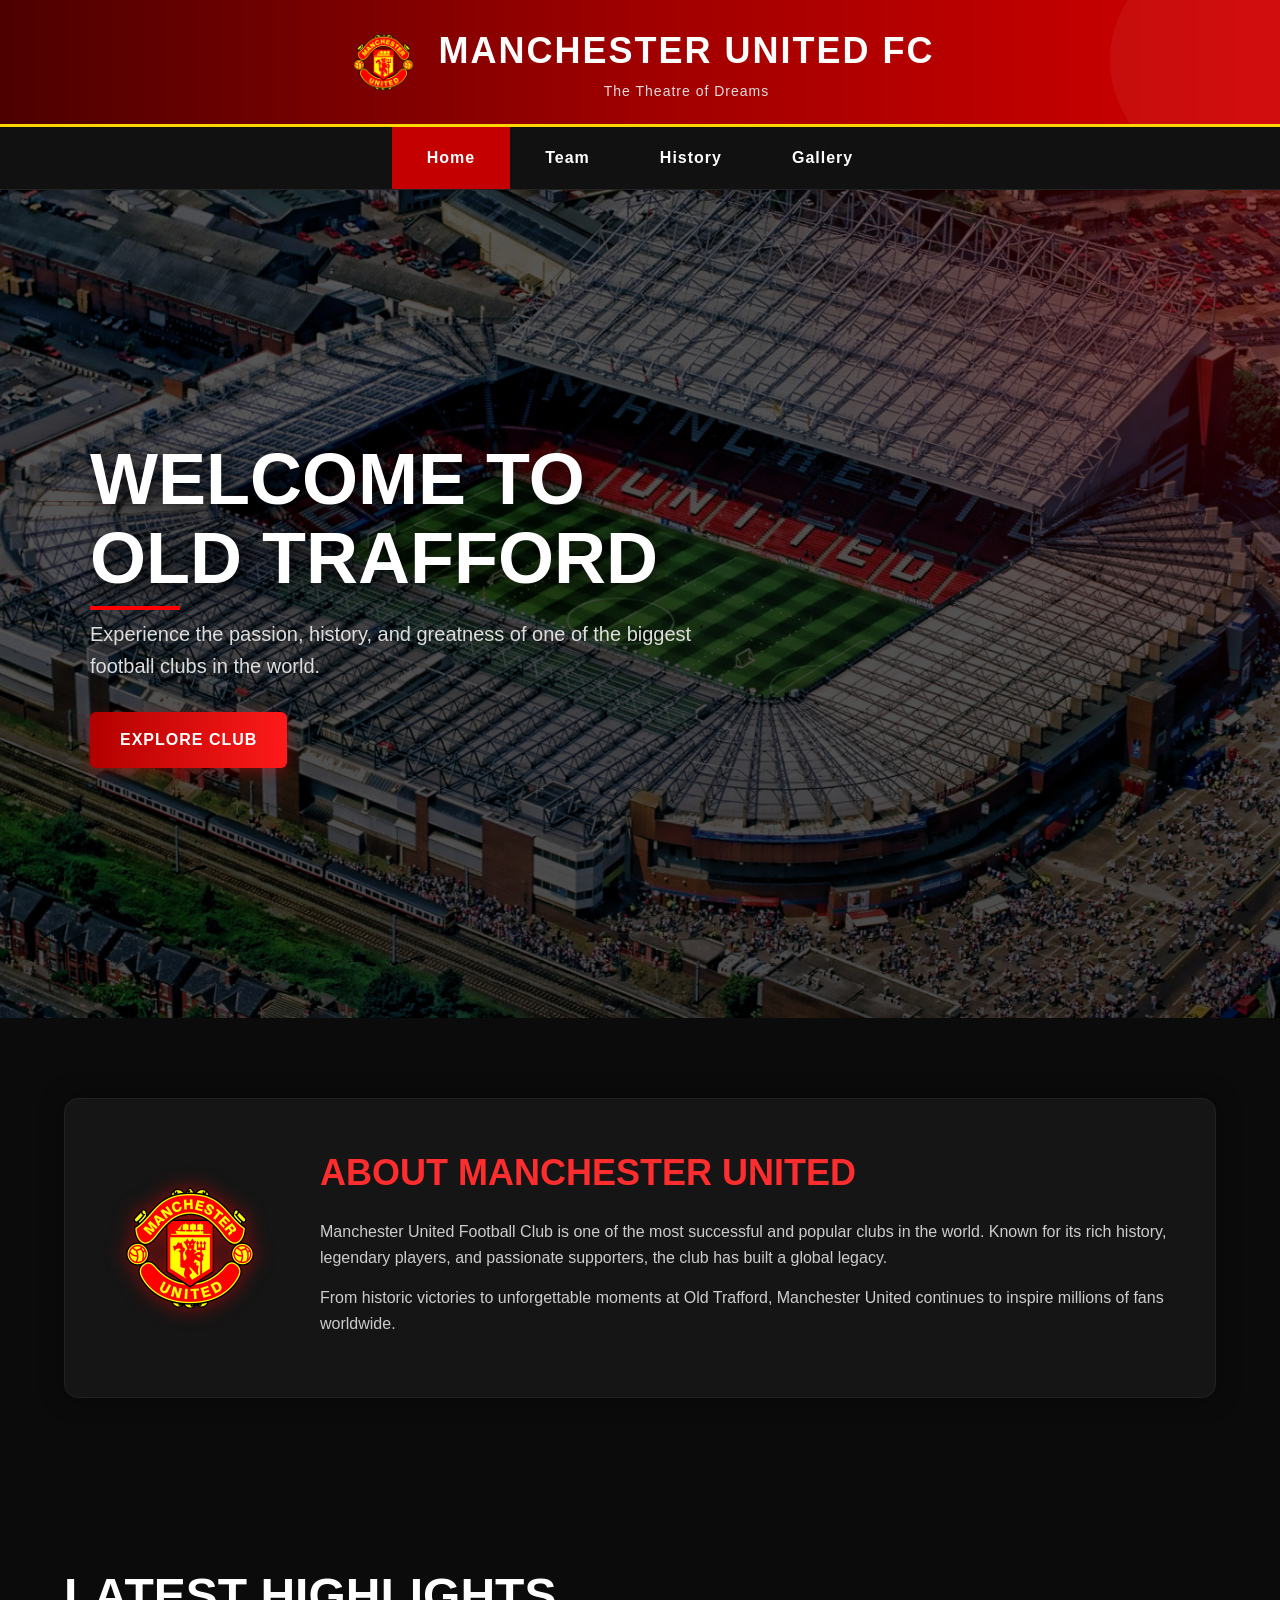
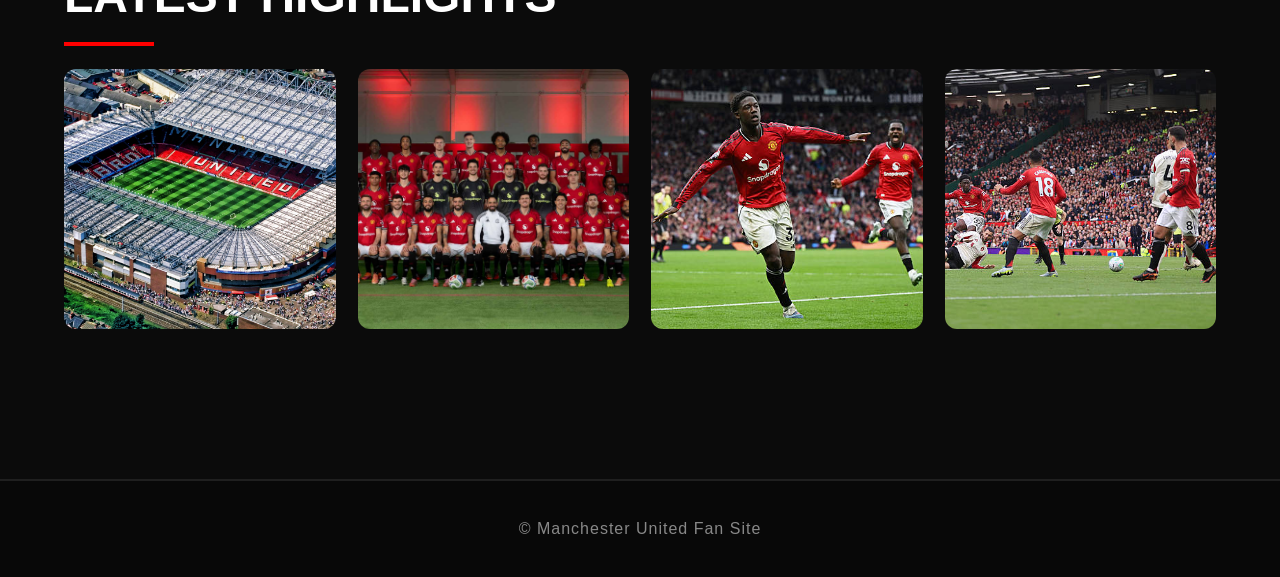
<file: index.html>
<html>
<head>
    <title>Manchester United FC</title>
    <link rel="stylesheet" href="style.css">
</head>

<body>

<header>
    <div class="top-banner">
        <img src="images\man utd logo.png" alt="Manchester United Logo">

        <div class="top-banner-text">
            <h1>MANCHESTER UNITED FC</h1>
            <p>The Theatre of Dreams</p>
        </div>
    </div>
</header>

<nav>
    <a href="index.html" class="active">Home</a>
    <a href="team.html">Team</a>
    <a href="history.html">History</a>
    <a href="gallery.html">Gallery</a>
</nav>

<section class="hero">
    <div class="hero-content">
        <h2>WELCOME TO OLD TRAFFORD</h2>
        <p>
            Experience the passion, history, and greatness of one of the
            biggest football clubs in the world.
        </p>

        <a class="btn">EXPLORE CLUB</a>
    </div>
</section>

<div class="container">
    <div class="about">

        <img src="images\man utd logo.png" alt="Club Logo">

        <div class="about-text">
            <h3>ABOUT MANCHESTER UNITED</h3>

            <p>
                Manchester United Football Club is one of the most successful
                and popular clubs in the world. Known for its rich history,
                legendary players, and passionate supporters, the club has built
                a global legacy.
            </p>

            <p>
                From historic victories to unforgettable moments at Old Trafford,
                Manchester United continues to inspire millions of fans worldwide.
            </p>
        </div>

    </div>
</div>

<div class="container">
    <h2>LATEST HIGHLIGHTS</h2>

    <div class="gallery">
        <img src="images\stadium photo.jpg" alt="Stadium">
        <img src="images\Team Photo.jpg" alt="Team">
        <img src="images\kobbie mainoo goal1.jpg" alt="Celebration">
        <img src="images\man utd pic1.jpg" alt="Game Action">
    </div>
</div>

<footer>
    <p>© Manchester United Fan Site</p>
</footer>

</body>
</html>
</file>
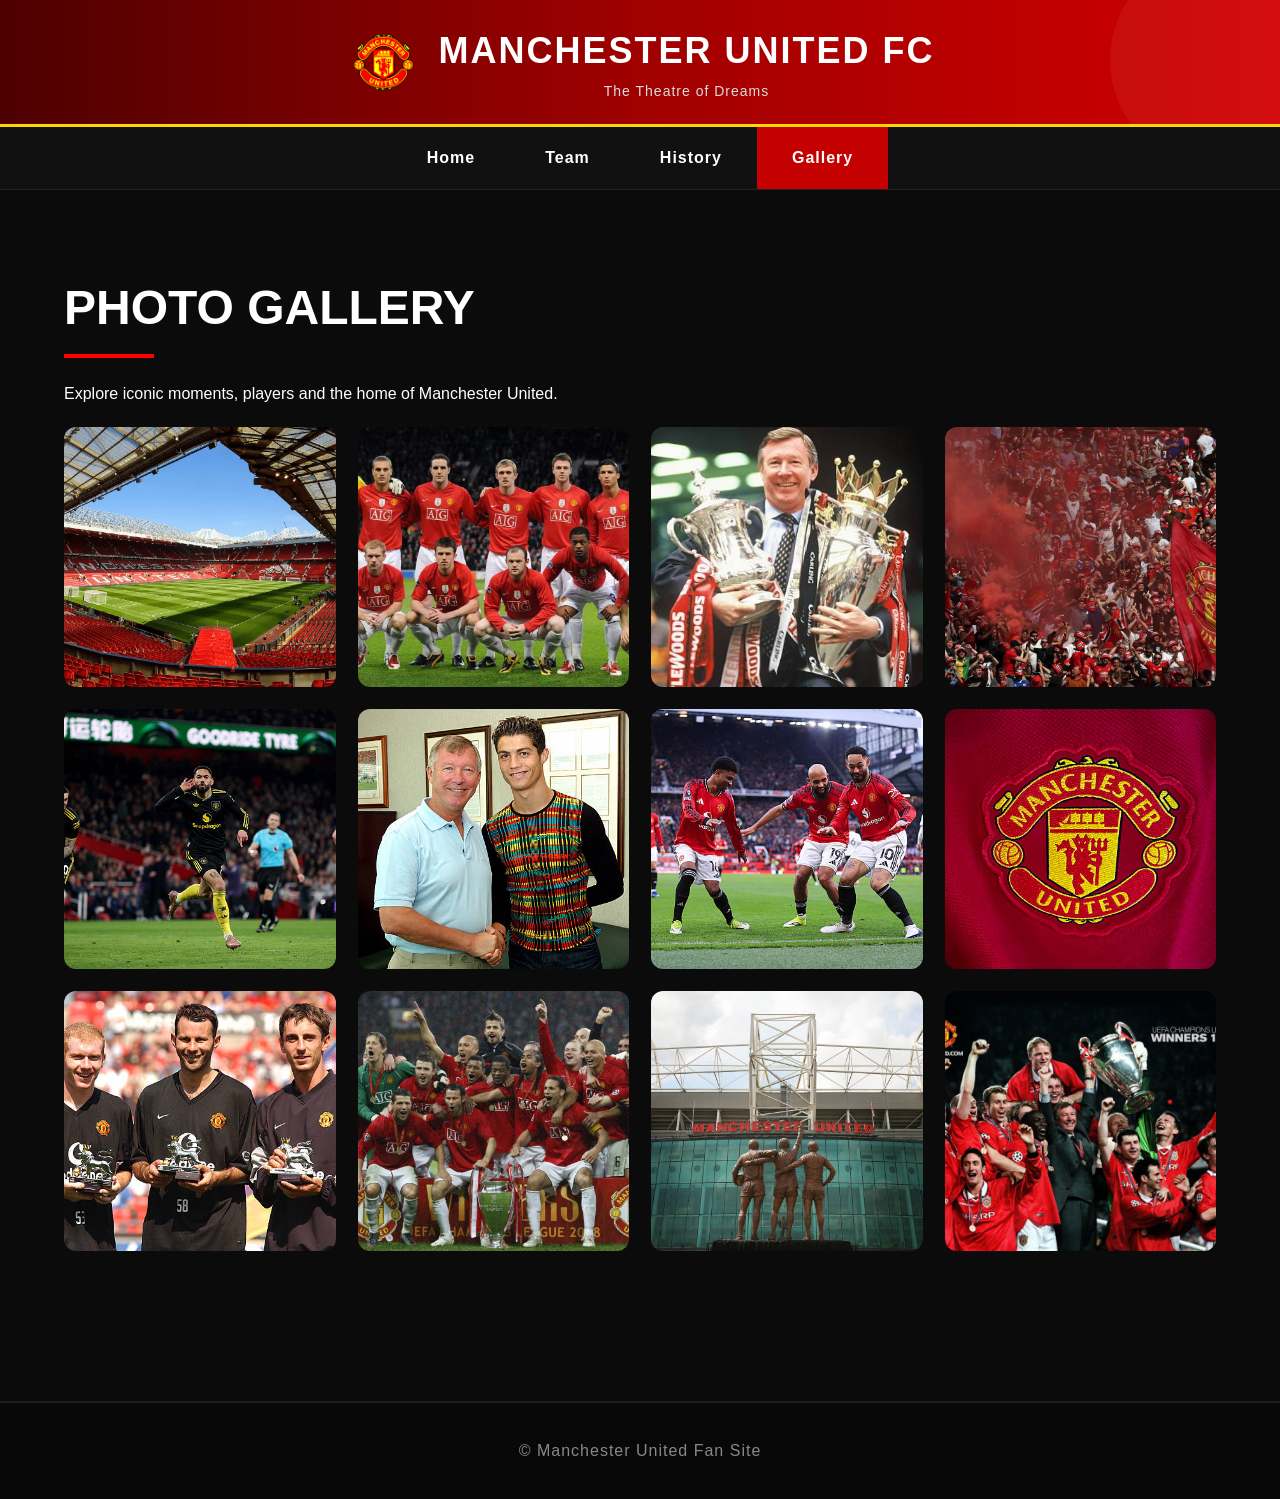
<file: gallery.html>
<html>
<head>
    <title>Gallery - Manchester United</title>
    <link rel="stylesheet" href="style.css">
</head>

<body>

<header>
    <div class="top-banner">
        <img src="images\man utd logo.png" alt="Logo">
        <div class="top-banner-text">
            <h1>MANCHESTER UNITED FC</h1>
            <p>The Theatre of Dreams</p>
        </div>
    </div>
</header>

<nav>
    <a href="index.html">Home</a>
    <a href="team.html">Team</a>
    <a href="history.html">History</a>
    <a href="gallery.html" class="active">Gallery</a>
</nav>

<div class="container">

    <h2>PHOTO GALLERY</h2>
    <p style="margin-bottom:20px;">
        Explore iconic moments, players and the home of Manchester United.
    </p>

    <div class="gallery">

        <img src="images\old trafford pic2.jpg" alt="Stadium">
        <img src="images\team pic2.jpg" alt="Team">
        <img src="images\man utd trophy.jpg" alt="Trophy">
        <img src="images\fanspic1.webp" alt="Fans">
        <img src="images\best pic1.jpg" alt="Players">
        <img src="images\history pic1.jpg" alt="Old Trafford">
        <img src="images\celebration2.jpg" alt="Celebration">
        <img src="images\man utd logo2.jpg" alt="Logo">
        <img src="images\history pic2.jpg" alt="players">
        <img src="images\united champs 1.jpg" alt="champs">
        <img src="images\legends pic1.jpg" alt="goats">
        <img src="images\best team oat.jpg" alt="best team">

    </div>

</div>

<footer>
    <p>© Manchester United Fan Site</p>
</footer>

</body>
</html>
</file>
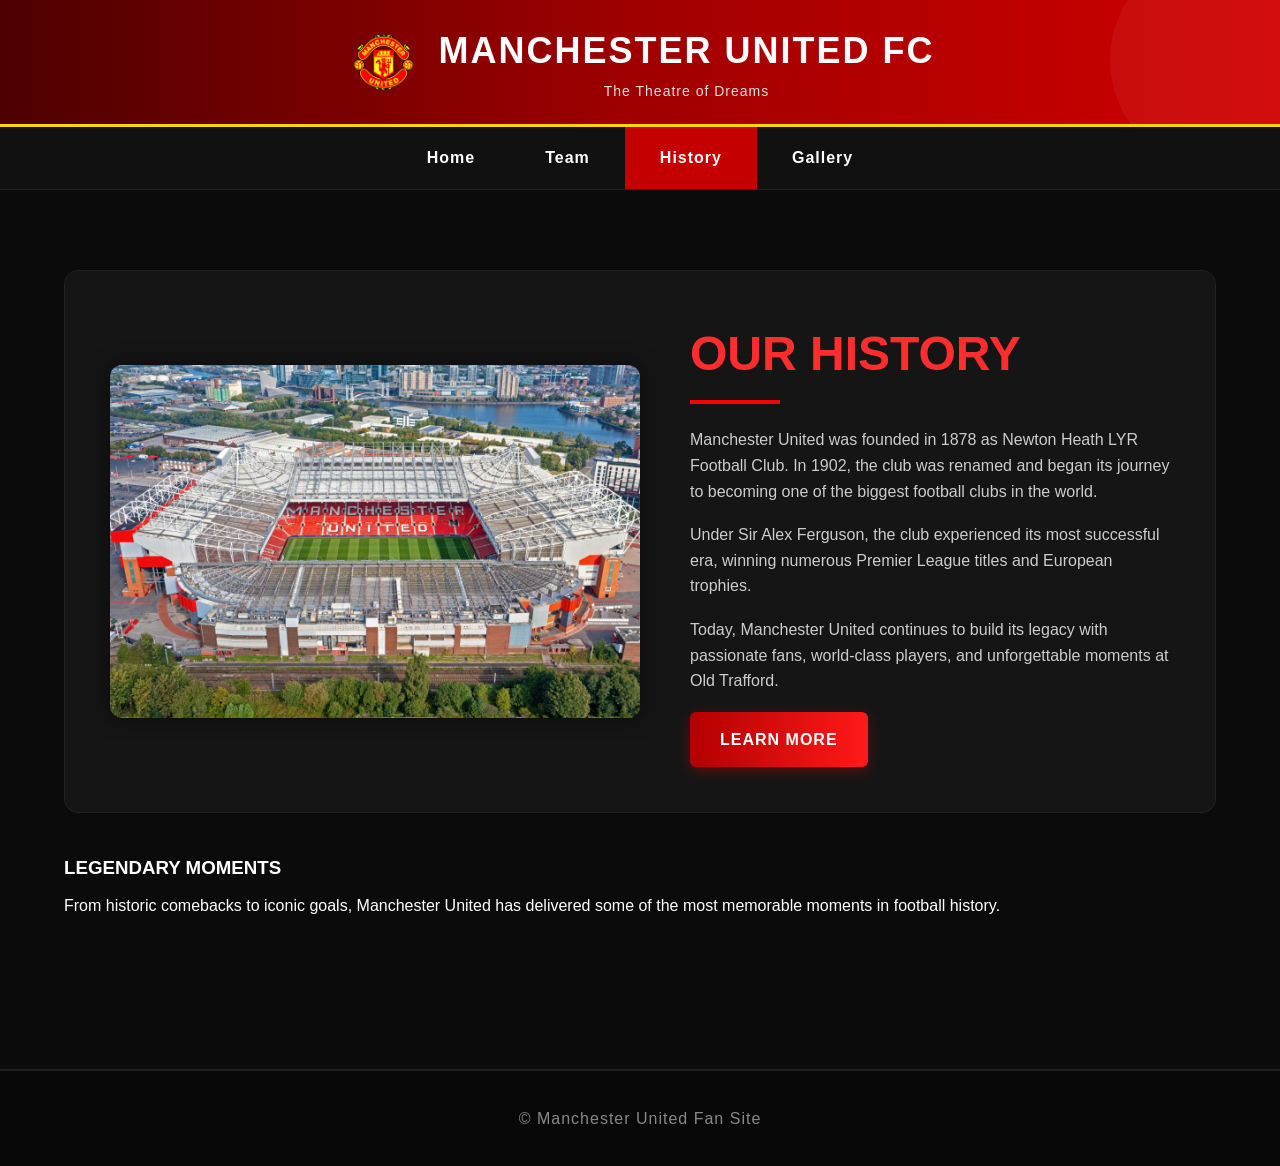
<file: history.html>
<html>
<head>
    <title>History - Manchester United</title>
    <link rel="stylesheet" href="style.css">
</head>

<body>

<header>
    <div class="top-banner">
        <img src="images\man utd logo.png" alt="Logo">
        <div class="top-banner-text">
            <h1>MANCHESTER UNITED FC</h1>
            <p>The Theatre of Dreams</p>
        </div>
    </div>
</header>

<nav>
    <a href="index.html">Home</a>
    <a href="team.html">Team</a>
    <a href="history.html" class="active">History</a>
    <a href="gallery.html">Gallery</a>
</nav>

<div class="container">

    <div class="history">

        <img src="images\old trafford pic1.jpg" alt="Old Trafford">

        <div class="history-text">
            <h2>OUR HISTORY</h2>

            <p>
                Manchester United was founded in 1878 as Newton Heath LYR Football Club.
                In 1902, the club was renamed and began its journey to becoming one of
                the biggest football clubs in the world.
            </p>

            <p>
                Under Sir Alex Ferguson, the club experienced its most successful era,
                winning numerous Premier League titles and European trophies.
            </p>

            <p>
                Today, Manchester United continues to build its legacy with passionate fans,
                world-class players, and unforgettable moments at Old Trafford.
            </p>

            <a class="btn">LEARN MORE</a>
        </div>

    </div>

    <div style="margin-top:40px;">
        <h3>LEGENDARY MOMENTS</h3>
        <p style="margin-top:10px;">
            From historic comebacks to iconic goals, Manchester United has delivered
            some of the most memorable moments in football history.
        </p>
    </div>

</div>

<footer>
    <p>© Manchester United Fan Site</p>
</footer>

</body>
</html>
</file>
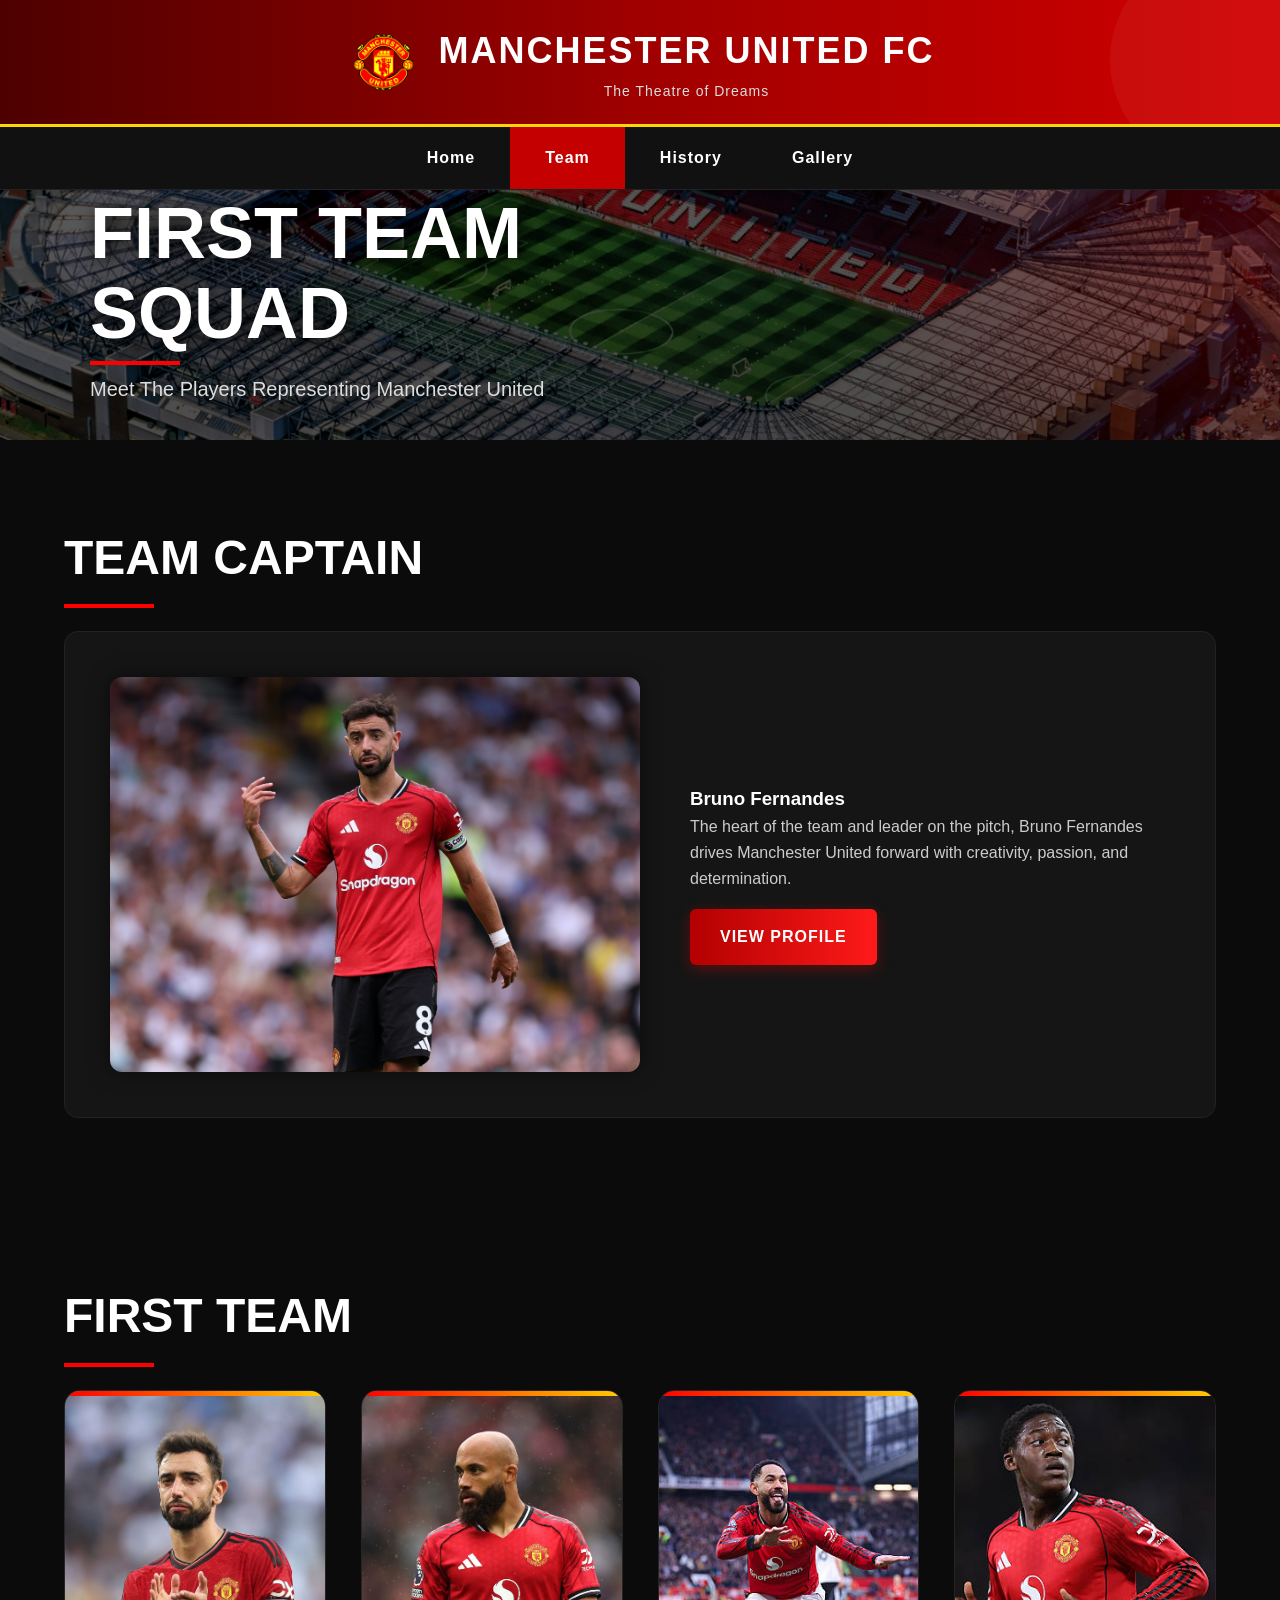
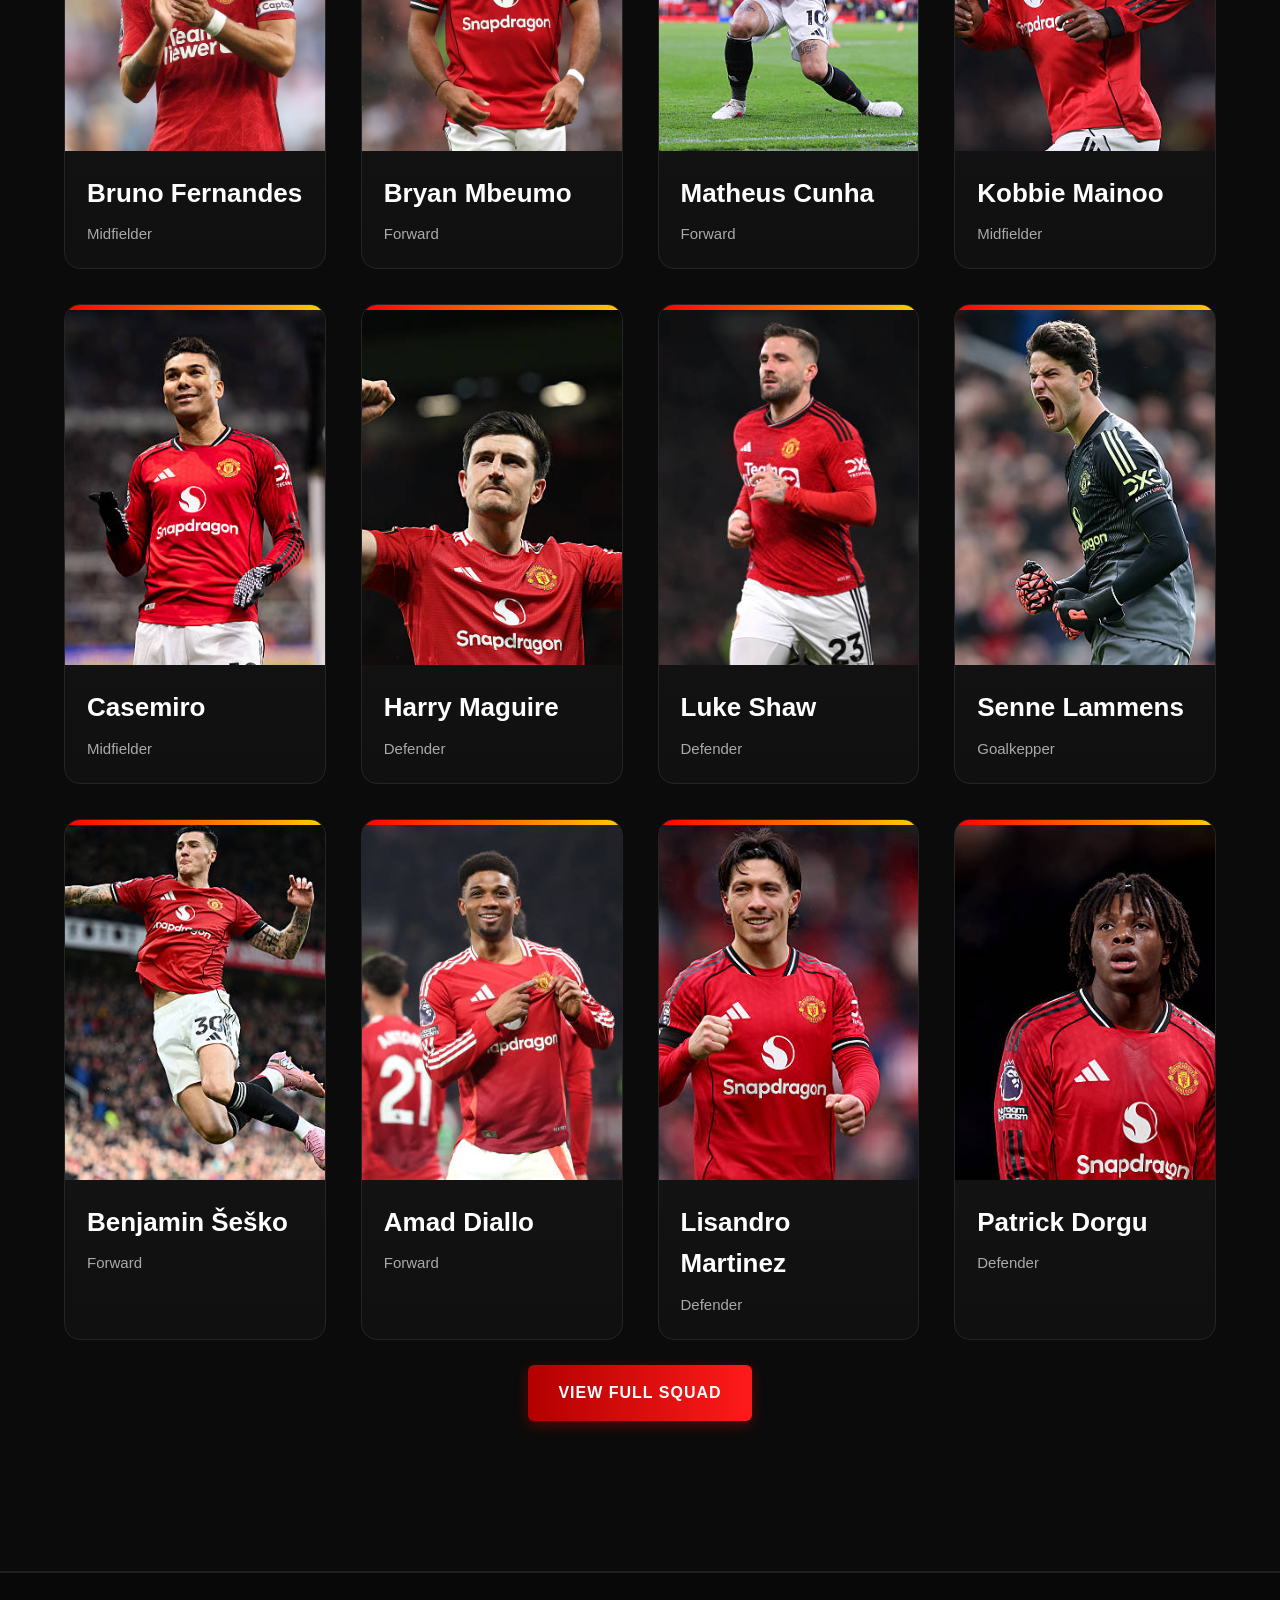
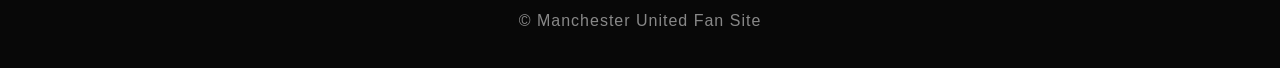
<file: team.html>
<html>
<head>
    <title>Team - Manchester United</title>
    <link rel="stylesheet" href="style.css">
</head>

<body>

<header>
    <div class="top-banner">
        <img src="images\man utd logo.png" alt="Logo">
        <div class="top-banner-text">
            <h1>MANCHESTER UNITED FC</h1>
            <p>The Theatre of Dreams</p>
        </div>
    </div>
</header>

<nav>
    <a href="index.html">Home</a>
    <a href="team.html" class="active">Team</a>
    <a href="history.html">History</a>
    <a href="gallery.html">Gallery</a>
</nav>

<section class="hero" style="height:250px;">
    <div class="hero-content">
        <h2>FIRST TEAM SQUAD</h2>
        <p>Meet The Players Representing Manchester United</p>
    </div>
</section>

<div class="container">
    <h2>TEAM CAPTAIN</h2>

    <div class="history">
        <img src="images\bruno pic2.jpg" alt="Bruno Fernandes">

        <div class="history-text">
            <h3>Bruno Fernandes</h3>
            <p>
                The heart of the team and leader on the pitch,
                Bruno Fernandes drives Manchester United forward with
                creativity, passion, and determination.
            </p>

            <a class="btn">VIEW PROFILE</a>
        </div>
    </div>
</div>

<div class="container">
    <h2 class="section-title">FIRST TEAM</h2>

    <div class="players">

        <div class="card">
            <img src="images\bruno pic3.jpg">
            <div class="card-info">
                <h3>Bruno Fernandes</h3>
                <p>Midfielder</p>
            </div>
        </div>

        <div class="card">
            <img src="images\bryan mbeumo pic2.jpg">
            <div class="card-info">
                <h3>Bryan Mbeumo</h3>
                <p>Forward</p>
            </div>
        </div>

        <div class="card">
            <img src="images\cunha pic2.jpg">
            <div class="card-info">
                <h3>Matheus Cunha</h3>
                <p>Forward</p>
            </div>
        </div>

        <div class="card">
            <img src="images\kobbie mainoo pic1.jpg">
            <div class="card-info">
                <h3>Kobbie Mainoo</h3>
                <p>Midfielder</p>
            </div>
        </div>

        <div class="card">
            <img src="images\casemiro pic2.jpg">
            <div class="card-info">
                <h3>Casemiro</h3>
                <p>Midfielder</p>
            </div>
        </div>

        <div class="card">
            <img src="images\harry maguire pic1.jpg">
            <div class="card-info">
                <h3>Harry Maguire</h3>
                <p>Defender</p>
            </div>
        </div>

         <div class="card">
            <img src="images\luke shaw pic1.jpg">
            <div class="card-info">
                <h3>Luke Shaw</h3>
                <p>Defender</p>
            </div>
        </div>

         <div class="card">
            <img src="images\senne lammens pic1.jpg">
            <div class="card-info">
                <h3>Senne Lammens</h3>
                <p>Goalkepper</p>
            </div>
        </div>
        <div class="card">
            <img src="images\benjamin sesko.jpg">
            <div class="card-info">
                <h3>Benjamin Šeško</h3>
                <p>Forward</p>
            </div>
        </div>
        <div class="card">
            <img src="images\amad 2.jpg">
            <div class="card-info">
                <h3>Amad Diallo</h3>
                <p>Forward</p>
            </div>
        </div>
        <div class="card">
            <img src="images\licha pic1.jpg">
            <div class="card-info">
                <h3>Lisandro Martinez</h3>
                <p>Defender</p>
            </div>
        </div>
        <div class="card">
            <img src="images\ballondorgu pic1.jpg">
            <div class="card-info">
                <h3>Patrick Dorgu</h3>
                <p>Defender</p>
            </div>
        </div>

    </div>

    <div style="text-align:center; margin-top:25px;">
        <a class="btn">VIEW FULL SQUAD</a>
    </div>
</div>

<footer>
    <p>© Manchester United Fan Site</p>
</footer>

</body>
</html>
</file>
<file: style.css>
*{
    margin:0;
    padding:0;
    box-sizing:border-box;
}

html{
    scroll-behavior:smooth;
}

body{
    font-family:Arial, Helvetica, sans-serif;
    background:#0b0b0b;
    color:white;
    line-height:1.6;
}


header{
    background:
    linear-gradient(to right,
    #4d0000,
    #a00000,
    #d10000);

    padding:22px 40px;

    border-bottom:3px solid gold;

    display:flex;
    justify-content:center;
    align-items:center;

    text-align:center;

    position:relative;
    overflow:hidden;
}

header::after{
    content:"";

    position:absolute;

    right:-50px;
    top:-50px;

    width:220px;
    height:220px;

    background:rgba(255,255,255,0.05);

    border-radius:50%;
}


.top-banner{
    display:flex;
    align-items:center;
    justify-content:center;

    gap:18px;

    position:relative;
    z-index:2;
}

.top-banner img{
    width:75px;
    transition:0.4s;
}

.top-banner img:hover{
    transform:scale(1.08);
}

.top-banner-text h1{
    font-size:36px;
    letter-spacing:2px;
    font-weight:900;
}

.top-banner-text p{
    color:#ddd;
    font-size:14px;
    letter-spacing:1px;
}


nav{
    background:#111;

    display:flex;
    justify-content:center;
    align-items:center;

    border-bottom:1px solid #222;

    position:sticky;
    top:0;
    z-index:999;
}

nav a{
    color:white;
    text-decoration:none;

    padding:18px 35px;

    font-weight:bold;
    letter-spacing:1px;

    transition:0.3s;

    position:relative;
}


nav a::after{
    content:"";

    position:absolute;

    left:50%;
    bottom:0;

    width:0%;
    height:3px;

    background:red;

    transition:0.3s;

    transform:translateX(-50%);
}

nav a:hover::after{
    width:70%;
}

nav a:hover{
    color:#ff4d4d;
}

nav a.active{
    background:#c40000;
}


.hero{
    height:92vh;

    background:
    linear-gradient(rgba(0,0,0,0.65),
    rgba(0,0,0,0.7)),
    url("images/stadium photo.jpg")
    center/cover no-repeat;

    display:flex;
    align-items:center;
    padding-left:90px;

    position:relative;
}

.hero::before{
    content:"";

    position:absolute;
    inset:0;

    background:
    radial-gradient(circle at top right,
    rgba(255,0,0,0.25),
    transparent 35%);
}

.hero-content{
    max-width:650px;
    position:relative;
    z-index:2;
}

.hero-content h2{
    font-size:72px;
    line-height:1.1;
    margin-bottom:20px;
    text-shadow:4px 4px 20px black;
}

.hero-content p{
    font-size:20px;
    color:#ddd;
    margin-bottom:30px;
}


.btn{
    display:inline-block;

    padding:15px 30px;

    background:
    linear-gradient(to right,
    #b30000,
    #ff1a1a);

    color:white;

    text-decoration:none;

    border-radius:6px;

    font-weight:bold;

    letter-spacing:1px;

    transition:0.3s;

    box-shadow:0 4px 14px rgba(255,0,0,0.3);
}

.btn:hover{
    transform:translateY(-4px);

    box-shadow:
    0 6px 18px rgba(255,0,0,0.6);
}


.container{
    width:90%;
    margin:auto;
    padding:80px 0;
}

.about{
    display:flex;
    align-items:center;
    gap:50px;

    background:#151515;

    border:1px solid #222;

    padding:45px;

    border-radius:14px;

    box-shadow:0 0 25px rgba(0,0,0,0.4);
}

.about img{
    width:160px;

    filter:
    drop-shadow(0 0 10px rgba(255,0,0,0.5));
}

.about-text h3{
    font-size:36px;
    margin-bottom:18px;
    color:#ff2d2d;
}

.about-text p{
    color:#ccc;
    margin-bottom:15px;
}


h2{
    font-size:48px;
    margin-bottom:35px;

    position:relative;
}

h2::after{
    content:"";

    width:90px;
    height:4px;

    background:red;

    position:absolute;

    left:0;
    bottom:-12px;
}


.players{
    display:grid;

    grid-template-columns:
    repeat(4, 1fr);

    gap:35px;

    align-items:stretch;
}

.card{
    background:
    linear-gradient(to bottom,
    #181818,
    #101010);

    border-radius:16px;

    overflow:hidden;

    border:1px solid #252525;

    transition:0.4s;

    position:relative;
}

.card::before{
    content:"";

    position:absolute;

    top:0;
    left:0;

    width:100%;
    height:5px;

    background:
    linear-gradient(to right,
    #ff0000,
    #ffcc00);
}

.card:hover{
    transform:
    translateY(-12px)
    scale(1.02);

    box-shadow:
    0 0 30px rgba(255,0,0,0.35),
    0 0 10px rgba(255,255,255,0.05);
}

.card img{
    width:100%;
    height:360px;
    object-fit:cover;

    transition:0.4s;
}

.card:hover img{
    transform:scale(1.05);
}

.card-info{
    padding:22px;
}

.card-info h3{
    font-size:26px;
    margin-bottom:8px;
}

.card-info p{
    color:#aaa;
    font-size:15px;
}



.history{
    display:flex;
    align-items:center;
    gap:50px;

    background:#151515;

    padding:45px;

    border-radius:14px;

    border:1px solid #222;
}

.history img{
    width:50%;

    border-radius:12px;

    box-shadow:
    0 0 20px rgba(0,0,0,0.5);
}

.history-text{
    width:50%;
}

.history-text h2{
    color:#ff2d2d;
}

.history-text p{
    color:#ccc;
    margin-bottom:18px;
}


.gallery{
    display:grid;

    grid-template-columns:
    repeat(auto-fit,minmax(260px,1fr));

    gap:22px;
}

.gallery img{
    width:100%;
    height:260px;

    object-fit:cover;

    border-radius:12px;

    transition:0.4s;

    cursor:pointer;
}

.gallery img:hover{
    transform:scale(1.04);

    box-shadow:
    0 0 25px rgba(255,0,0,0.45);
}


footer{
    background:#080808;

    text-align:center;

    padding:35px;

    border-top:2px solid #1f1f1f;

    margin-top:70px;
}

footer p{
    color:#888;
    letter-spacing:1px;
}


::-webkit-scrollbar{
    width:10px;
}

::-webkit-scrollbar-track{
    background:#111;
}

::-webkit-scrollbar-thumb{
    background:#c40000;
    border-radius:20px;
}


@media(max-width:1100px){

    .players{
        grid-template-columns:
        repeat(2,1fr);
    }

}

@media(max-width:950px){

    .hero{
        height:70vh;
        padding:30px;
    }

    .hero-content h2{
        font-size:46px;
    }

    .about,
    .history{
        flex-direction:column;
    }

    .history img,
    .history-text{
        width:100%;
    }

    nav{
        flex-wrap:wrap;
    }

    nav a{
        padding:15px 18px;
    }

}

@media(max-width:650px){

    .players{
        grid-template-columns:1fr;
    }

    .hero-content h2{
        font-size:36px;
    }

    .top-banner{
        flex-direction:column;
    }

}
</file>
